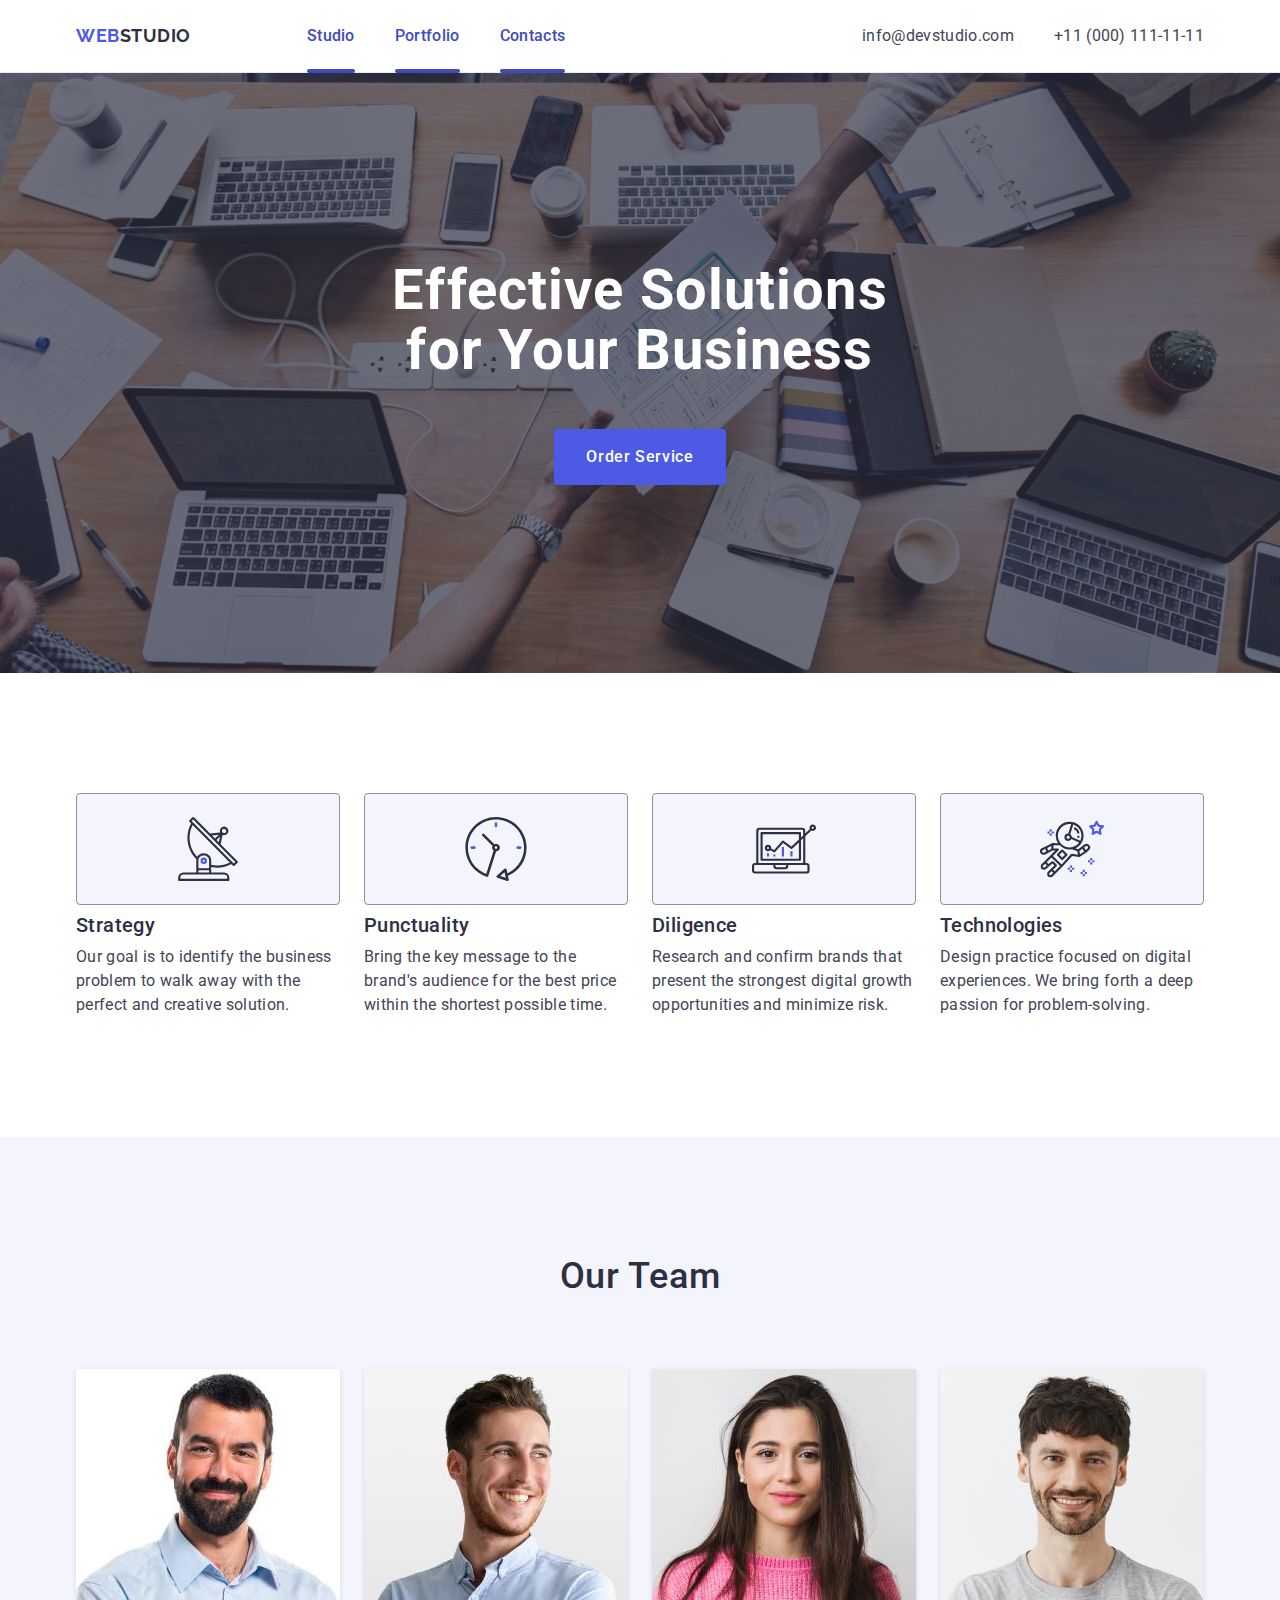
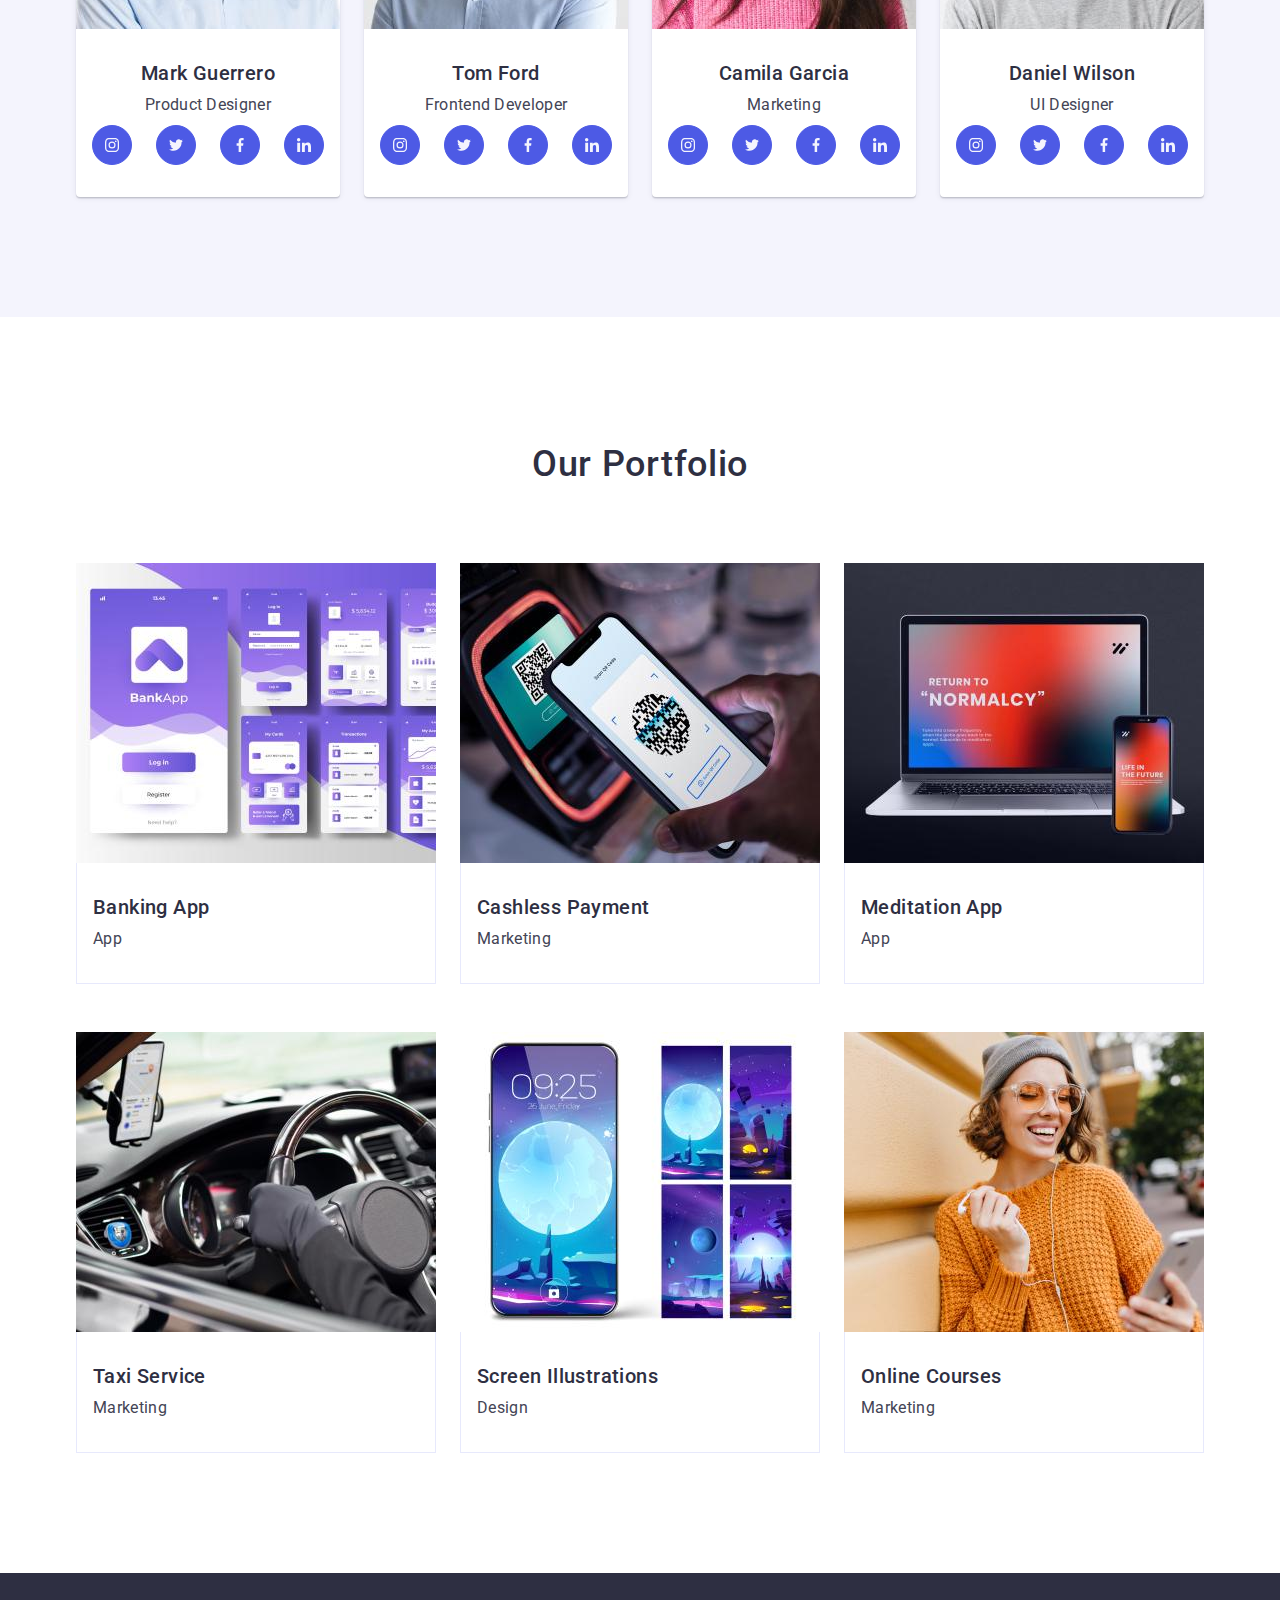
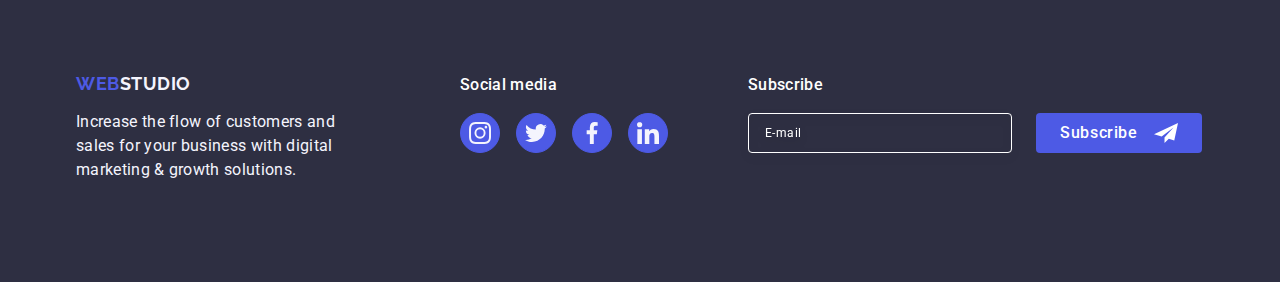
<file: index.html>
<!DOCTYPE html>
<html lang="en">

<head>
    <meta charset="UTF-8">
    <meta name="viewport" content="width=device-width, initial-scale=1.0">
    <title>Web Studio</title>

    <link rel="preconnect" href="https://fonts.googleapis.com">
    <link rel="preconnect" href="https://fonts.gstatic.com" crossorigin>
    <link href="https://fonts.googleapis.com/css2?family=Raleway:wght@700&family=Roboto:wght@400;500;700&display=swap"
        rel="stylesheet">

    <link rel="stylesheet" href="https://cdnjs.cloudflare.com/ajax/libs/modern-normalize/2.0.0/modern-normalize.min.css"/>

    <link rel="stylesheet" href="./css/styles.css"/>
</head>

<body>
    
<!--Header-->

    <header class="header">

        <div class="container header-container">

            <nav class="navigation">
                    
                 <a class="logo" href="./index.html">Web<span class="logo-accent">Studio</span></a>
            
                    <ul class="header-nav-menu">

                        <li><a class="nav-menu-item" href="./index.html">Studio</a></li>

                        <li><a class="nav-menu-item" href="">Portfolio</a></li>
                
                        <li><a class="nav-menu-item" href="">Contacts</a></li>

                    </ul>
                
            </nav>          
            
            <address class="contacts">
                <ul class="contacts-menu">
                    <li><a class="contacts-menu-item" href="mailto:info@devstudio.com">info@devstudio.com</a></li>
                    <li><a class="contacts-menu-item" href="tel:+110001111111">+11 (000) 111-11-11</a></li>
                </ul>     
            </address>

        </div>

    </header>

    <main>

<!-- Hero Section -->

        <section class="hero-section">

            <div class="container"> 

            <h1 class="hero-section-title">Effective Solutions for Your Business</h1>
            <button class="button-primary" type="button" data-modal-open>Order Service</button>
            
            </div>   

        </section>

<!-- Features Section -->

        <section class="section features-section">

        <div class="container">

            <h2 class="visually-hidden">Features</h2>

            <ul class="features-section-list">

                <li class="features-section-list-item">
                
                    <div class="features-section-container-icon">
                    
                        <svg width="64" height="64" class="features-section-icon">
                            <use href="./images/icons.svg#icon-antenna-1-1"></use>
                        </svg>
                
                    </div>

            <h3 class="features-section-subtitle">Strategy</h3>
                <p class="features-section-text">Our goal is to identify the business
                problem to walk away with the perfect and creative solution.</p>
                </li>

                <li class="features-section-list-item">

                    <div class="features-section-container-icon">
                    
                        <svg width="64" height="64" class="features-section-icon">
                            <use href="./images/icons.svg#icon-clock-1-1"></use>
                        </svg>
                    
                    </div>

            <h3 class="features-section-subtitle">Punctuality</h3>
                <p class="features-section-text">Bring the key message to the brand's audience for the best price within the shortest possible time.</p>
                </li>

                <li class="features-section-list-item">

                    <div class="features-section-container-icon">

                        <svg width="64" height="64" class="features-section-icon">
                            <use href="./images/icons.svg#icon-diagram-1-1"></use>
                        </svg>

                    </div>

            <h3 class="features-section-subtitle">Diligence</h3>
                <p class="features-section-text">Research and confirm brands that present the strongest digital growth opportunities and minimize risk.</p>
                </li>

                <li class="features-section-list-item">

                    <div class="features-section-container-icon">

                        <svg width="64" height="64" class="features-section-icon">
                            <use href="./images/icons.svg#icon-astronaut-1-1"></use>
                        </svg>

                    </div>

            <h3 class="features-section-subtitle">Technologies</h3>
                <p class="features-section-text">Design practice focused on digital experiences. We bring forth a deep passion for problem-solving.</p>
                </li>

            </ul>

        </div>

        </section>

<!-- Our Team Section -->

        <section class="section team-section">

            <div class="container">

            <h2 class="team-section-title">Our Team</h2>

            <ul class="team-section-list">

                <li class="team-section-list-item"> 
                    
                    <img src="./images/MarkGuerrero.jpg" alt="Mark Guerrero" width="264" height="260"/> 
                    
                    <div class="team-member">
                    <h3 class="team-section-list-subtitle">Mark Guerrero</h3>
                    <p class="team-section-list-text">Product Designer</p>

                            <ul class="team-section-socials-menu">

                                <li class="team-section-socials-item">
                                        <a class="team-section-socials-link" href="#" target="_blank">
                                            <svg class="team-section-socials-icon" width="16" height="16">
                                            <use href="./images/icons.svg#icon-instagram-2"></use>
                                            </svg>
                                        </a>
                                </li>

                                <li class="team-section-socials-item">
                                        <a class="team-section-socials-link" href="#" target="_blank">
                                            <svg class="team-section-socials-icon" width="16" height="16">
                                            <use href="./images/icons.svg#icon-twitter-1"></use>
                                            </svg>
                                        </a>
                                </li>

                                <li class="team-section-socials-item">
                                        <a class="team-section-socials-link" href="#" target="_blank">
                                            <svg class="team-section-socials-icon" width="16" height="16">
                                            <use href="./images/icons.svg#icon-facebook-1"></use>
                                            </svg>
                                        </a>
                                </li>

                                <li class="team-section-socials-item">
                                        <a class="team-section-socials-link" href="#" target="_blank">
                                            <svg class="team-section-socials-icon" width="16" height="16">
                                            <use href="./images/icons.svg#icon-linkedin-1"></use>
                                            </svg>
                                        </a>
                                </li>

                            </ul>

                    </div>
                </li>

                <li class="team-section-list-item">
                    
                    <img src="./images/TomFord.jpg" alt="Tom Ford" width="264" height="260"/>
                    
                        <div class="team-member">
                            <h3 class="team-section-list-subtitle">Tom Ford</h3>
                            <p class="team-section-list-text">Frontend Developer</p>
                                
                                    <ul class="team-section-socials-menu">
                                
                                        <li class="team-section-socials-item">
                                                <a class="team-section-socials-link" href="#" target="_blank">
                                                    <svg class="team-section-socials-icon" width="16" height="16">
                                                        <use href="./images/icons.svg#icon-instagram-2"></use>
                                                    </svg>
                                                </a>
                                        </li>
                                
                                        <li class="team-section-socials-item">
                                
                                                <a class="team-section-socials-link" href="#" target="_blank">
                                                    <svg class="team-section-socials-icon" width="16" height="16">
                                                        <use href="./images/icons.svg#icon-twitter-1"></use>
                                                    </svg>
                                                </a>
                                        </li>
                                
                                        <li class="team-section-socials-item">
                                                <a class="team-section-socials-link" href="#" target="_blank">
                                                    <svg class="team-section-socials-icon" width="16" height="16">
                                                        <use href="./images/icons.svg#icon-facebook-1"></use>
                                                    </svg>
                                                </a>
                                        </li>
                                
                                        <li class="team-section-socials-item">
                                                <a class="team-section-socials-link" href="#" target="_blank">
                                                    <svg class="team-section-socials-icon" width="16" height="16">
                                                        <use href="./images/icons.svg#icon-linkedin-1"></use>
                                                    </svg>
                                                </a>
                                        </li>
                                
                                    </ul>
                
                        </div>
                </li>

                <li class="team-section-list-item">
                    
                    <img src="./images/CamilaGarcia.jpg" alt="Camila Garcia" width="264" height="260"/>
                    
                        <div class="team-member">
                            <h3 class="team-section-list-subtitle">Camila Garcia</h3>
                            <p class="team-section-list-text">Marketing</p>
                            
                                <ul class="team-section-socials-menu">
                            
                                    <li class="team-section-socials-item">
                                            <a class="team-section-socials-link" href="#" target="_blank">
                                                <svg class="team-section-socials-icon" width="16" height="16">
                                                    <use href="./images/icons.svg#icon-instagram-2"></use>
                                                </svg>
                                            </a>
                                    </li>
                            
                                    <li class="team-section-socials-item">
                            
                                            <a class="team-section-socials-link" href="#" target="_blank">
                                                <svg class="team-section-socials-icon" width="16" height="16">
                                                    <use href="./images/icons.svg#icon-twitter-1"></use>
                                                </svg>
                                            </a>
                                    </li>
                            
                                    <li class="team-section-socials-item">
                                            <a class="team-section-socials-link" href="#" target="_blank">
                                                <svg class="team-section-socials-icon" width="16" height="16">
                                                    <use href="./images/icons.svg#icon-facebook-1"></use>
                                                </svg>
                                            </a>
                                    </li>
                            
                                    <li class="team-section-socials-item">
                                            <a class="team-section-socials-link" href="#" target="_blank">
                                                <svg class="team-section-socials-icon" width="16" height="16">
                                                    <use href="./images/icons.svg#icon-linkedin-1"></use>
                                                </svg>
                                            </a>
                                    </li>
                            
                                </ul>

                        </div>
                </li>

                <li class="team-section-list-item">
                    
                    <img src="./images/DanielWilson.jpg" alt="Daniel Wilson" width="264" height="260"/>
                        <div class="team-member">
                            <h3 class="team-section-list-subtitle">Daniel Wilson</h3>
                            <p class="team-section-list-text">UI Designer</p>
                            
                                <ul class="team-section-socials-menu">
                            
                                    <li class="team-section-socials-item">
                                            <a class="team-section-socials-link" href="#" target="_blank">
                                                <svg class="team-section-socials-icon" width="16" height="16">
                                                    <use href="./images/icons.svg#icon-instagram-2"></use>
                                                </svg>
                                            </a>
                                    </li>
                            
                                    <li class="team-section-socials-item">
                            
                                            <a class="team-section-socials-link" href="#" target="_blank">
                                                <svg class="team-section-socials-icon" width="16" height="16">
                                                    <use href="./images/icons.svg#icon-twitter-1"></use>
                                                </svg>
                                            </a>
                                    </li>
                            
                                    <li class="team-section-socials-item">
                                            <a class="team-section-socials-link" href="#" target="_blank">
                                                <svg class="team-section-socials-icon" width="16" height="16">
                                                    <use href="./images/icons.svg#icon-facebook-1"></use>
                                                </svg>
                                            </a>
                                    </li>
                            
                                    <li class="team-section-socials-item">
                                            <a class="team-section-socials-link" href="#" target="_blank">
                                                <svg class="team-section-socials-icon" width="16" height="16">
                                                    <use href="./images/icons.svg#icon-linkedin-1"></use>
                                                </svg>
                                            </a>
                                    </li>
                            
                                </ul>

                        </div>
                </li>

            </ul>

            </div>
        </section>

<!-- Our Portfolio Section -->

        <section class="section portfolio-section">

            <div class="container">

            <h2 class="portfolio-section-title">Our Portfolio</h2>

        <ul class="portfolio-section-list">
        
            <li class="portfolio-section-list-item">

                <div class="portfolio-image">

                    <img src="./images/bankingapp.jpg" alt="Banking App" width="360" height="300"/>
                
                    <p class="portfolio-overlay overlay-description">14 Stylish and User-Friendly App Design Concepts · Task Manager App · Calorie Tracker App · Exotic Fruit Ecommerce App ·
                    Cloud Storage App</p>

                </div>

                <div class="portfolio-section-list-item-description">
                <h3 class="portfolio-section-list-subtitle">Banking App</h3>
                <p class="portfolio-section-list-text">App</p>
                </div>

            </li>

            <li class="portfolio-section-list-item">

                <div class="portfolio-image">

                    <img src="./images/cashlesspayment.jpg" alt="Cashless Payment" width="360" height="300" />
                
                    <p class="portfolio-overlay overlay-description">14 Stylish and User-Friendly App Design Concepts · Task Manager App · Calorie Tracker
                        App · Exotic Fruit Ecommerce App ·
                        Cloud Storage App</p>

                </div>

                <div class="portfolio-section-list-item-description">
                <h3 class="portfolio-section-list-subtitle">Cashless Payment</h3>
                <p class="portfolio-section-list-text">Marketing</p>
                </div>

            </li>

            <li class="portfolio-section-list-item">

                <div class="portfolio-image">

                    <img src="./images/meditationapp.jpg" alt="Meditation App" width="360" height="300" />
                
                    <p class="portfolio-overlay overlay-description">14 Stylish and User-Friendly App Design Concepts · Task Manager App · Calorie Tracker
                        App · Exotic Fruit Ecommerce App ·
                        Cloud Storage App</p>

                </div>

                <div class="portfolio-section-list-item-description">
                <h3 class="portfolio-section-list-subtitle">Meditation App</h3>
                <p class="portfolio-section-list-text">App</p>
                </div>

            </li>

            <li class="portfolio-section-list-item">

                <div class="portfolio-image">

                    <img src="./images/taxiservice.jpg" alt="Taxi Service" width="360" height="300" />
            
                    <p class="portfolio-overlay overlay-description">14 Stylish and User-Friendly App Design Concepts · Task Manager App · Calorie Tracker
                        App · Exotic Fruit Ecommerce App ·
                        Cloud Storage App</p>

                </div>

                <div class="portfolio-section-list-item-description">
                <h3 class="portfolio-section-list-subtitle">Taxi Service</h3>
                <p class="portfolio-section-list-text">Marketing</p>
                </div>

            </li>

            <li class="portfolio-section-list-item">

                <div class="portfolio-image">

                <img src="./images/screenillustrations.jpg" alt="Screen Illustrations" width="360" height="300" />
                
                    <p class="portfolio-overlay overlay-description">14 Stylish and User-Friendly App Design Concepts · Task Manager App · Calorie Tracker
                        App · Exotic Fruit Ecommerce App ·
                        Cloud Storage App</p>

                </div>

                <div class="portfolio-section-list-item-description">
                <h3 class="portfolio-section-list-subtitle">Screen Illustrations</h3>
                <p class="portfolio-section-list-text">Design</p>
                </div>

            </li>

            <li class="portfolio-section-list-item">

                <div class="portfolio-image">

                    <img src="./images/onlinecources.jpg" alt="Online Courses" width="360" height="300" />
            
                    <p class="portfolio-overlay overlay-description">14 Stylish and User-Friendly App Design Concepts · Task Manager App · Calorie Tracker
                        App · Exotic Fruit Ecommerce App ·
                        Cloud Storage App</p>

                </div>

                <div class="portfolio-section-list-item-description">
                <h3 class="portfolio-section-list-subtitle">Online Courses</h3>
                <p class="portfolio-section-list-text">Marketing</p>
                </div>

            </li>

        </ul>

            </div>
        </section>

    </main>

<!--Footer-->

    <footer class="footer">

        <div class="footer-container"> 

            <div class="footer-logo-text">
                <a class="logo-footer" href="./index.html">Web<span class="logo-footer-accent">Studio</span></a>

                <p class="footer-text">Increase the flow of customers and sales for your business with digital marketing & growth solutions.</p>
            </div>

            <div class="footer-socials">
                    <p class="footer-social-media">Social media</p>

                        <ul class="footer-section-socials-menu">

                            <li class="footer-section-socials-item">

                                    <a class="footer-section-socials-link" href="#" target="_blank">
                                        <svg width="24" height="24" class="footer-section-icon">
                                            <use href="./images/icons.svg#icon-instagram-2"></use>
                                        </svg>
                                    </a>
                            </li>

                            <li class="footer-section-socials-item">

                                    <a class="footer-section-socials-link" href="#" target="_blank">
                                        <svg width="24" height="24" class="footer-section-icon">
                                            <use href="./images/icons.svg#icon-twitter-1"></use>
                                        </svg>
                                    </a>
                            </li>

                            <li class="footer-section-socials-item">
                                    <a class="footer-section-socials-link" href="#" target="_blank">
                                        <svg width="24" height="24" class="footer-section-icon">
                                            <use href="./images/icons.svg#icon-facebook-1"></use>
                                        </svg>
                                    </a>
                            </li>

                            <li class="footer-section-socials-item">
                                    <a class="footer-section-socials-link" href="#" target="_blank">
                                        <svg width="24" height="24" class="footer-section-icon">
                                            <use href="./images/icons.svg#icon-linkedin-1"></use>
                                        </svg>
                                    </a>
                            </li>

                        </ul>


            </div>

            <div class="footer-subscribe">
                <p class="footer-subscribe-title">Subscribe</p>

                <form class="subscribe-form">

                    <label class="subscribe-label" for="subscribe-user-email">
                    <input class="subscribe-input" id="subscribe-user-email" type="email" name="subscribe-user-email" placeholder="E-mail">
                    
                    </label>

                    <button class="button-subsrcibe" type="submit">Subscribe

                        <svg class="button-subsrcibe-icon" width="24" height="24">

                        <use href="./images/icons.svg#icon-subscribe"></use>

                        </svg>

                    </button>

                </form>

            </div>

        </div>

    </footer>

<!--Modal-->

    <div class="backdrop is-hidden" data-modal>

        <div class="modal">

            <button class="modal-close" type="button" data-modal-close>

                    <svg class="close-button-icon" width="8" height="8">
                        <use href="./images/icons.svg#icon-close-black"></use>
                    </svg>
            
            </button>

            <p class="modal-title">Leave your contacts and we will call you back</p>
            
            <form name="contact-form">

                <div class="modal-field">

                    <label class="modal-label" for="user-name">Name</label>

                    <div class="modal-input-wrap">

                        <input class="modal-input" id="user-name" type="text" name="user-name">
                    
                        <svg class="modal-input-icon" width="18" height="24">
                            <use href="./images/icons.svg#icon-person-black"></use>
                        </svg>
                    
                    </div>

                </div>

                <div class="modal-field">   

                    <label class="modal-label" for="user-phone">Phone</label>

                    <div class="modal-input-wrap">

                        <input class="modal-input" id="user-phone" type="tel" name="user-phone">

                        <svg class="modal-input-icon" width="18" height="24">
                            <use href="./images/icons.svg#icon-phone-black"></use>
                        </svg>

                    </div>

                </div>

                <div class="modal-field">

                    <label class="modal-label" for="user-email">Email</label>
                    
                    <div class="modal-input-wrap">
                    <input class="modal-input" id="user-email" type="email" name="user-email">

                    <svg class="modal-input-icon" width="18" height="24">
                        <use href="./images/icons.svg#icon-email-black"></use>
                    </svg>
                    </div>

                </div>

                <div class="modal-textarea-field">

                    <label class="modal-label" for="user-comment">Comment</label>
                    <textarea class="modal-textarea" name="user-comment" id="user-comment" placeholder="Text input"></textarea>
                
                </div>

                <div class="modal-checkbox">

                    <input class="modal-checkbox-input visually-hidden" id="user-privacy" type="checkbox" name="user-privacy" value="true">
                    
                    <label class="modal-checkbox-label" for="user-privacy">
                        
                        <span class="modal-checkbox-check">
                        
                            <svg class="modal-checkbox-icon" width="10" height="8">
                        
                                <use href="./images/icons.svg#icon-click"> </use>
                        
                            </svg>
                        </span>
                        
                        I accept the terms and conditions of the <a class="privacy-policy-link" href="#" target="_blank">Privacy Policy</a>
                    

                    </label>

                </div>

                <button type="submit" class="modal-button-primary">Send</button>
                
            </form>

        </div>

    </div>

</body>
</html>
</file>
<file: css/styles.css>
:root {
    --c-brand: #4D5AE5;
    --c-brand-pressed: #404BBF;
    --c-primary-dark: #2E2F42;
    --c-primary-light: #FFF;
    --c-primary-text: #434455;
    --c-background-dark: #2E2F42;
    --c-background-light: #F4F4FD;
    --c-background-white: #FFF;
    --c-cornflower: #E7E9FC;
    --c-additional-border: #8E8F99;
    --c-footer-accent: #31D0AA;
    --c--navy-blue-modal: rgba(46, 47, 66, 0.40);
}

/*Base*/

*,
*::before,
*::after {
    box-sizing: border-box;
}

body {
    font-family: "Roboto", sans-serif;
    color: var(--c-primary-text);
    background-color: var(--c-background-white);
}

a {
    text-decoration: none;
    color: var(--c-primary-text);
}

ul {
    list-style-type: none;
    margin: 0;
    padding-left: 0;}

h1,h2,h3,h4, h5, h6, p {
    margin: 0;
}

img {
    display: block;
    max-width: 100%;
    height: auto;
}

.container {
    max-width: 1158px;
    padding: 0 15px;
    margin: 0 auto;
}

.section {
    padding: 120px;
}

.visually-hidden {
    position: absolute;
    width: 1px;
    height: 1px;
    margin: -1px;
    border: 0;
    padding: 0;
    white-space: nowrap;
    clip-path: inset(100%);
    clip: rect(0 0 0 0);
    overflow: hidden;
}

/*Header*/

.header {
    border-bottom: 1px solid #e7e9fc;
    box-shadow: 0px 2px 1px rgba(46, 47, 66, 0.08),
        0px 1px 1px rgba(46, 47, 66, 0.16),
        0px 1px 6px rgba(46, 47, 66, 0.08);
}

.header-container {
    display: flex;
    justify-content: space-between;
    align-items: center;
    gap: 40px;
}

.navigation {
    display: flex;
    align-items: center;
    gap: 40px;
}

.header-nav-menu {
    display: flex;
    align-items: center;
    flex-grow: 1;
    gap: 40px;
    padding: 24 0;
}

.nav-menu-item {
    display: inline-block;
    padding: 24px 0;
    color: var(--c-primary-dark);
    font-size: 16px;
    font-weight: 500;
    line-height: 1.5em;
    letter-spacing: 0.02em;
    cursor: pointer;
    align-items: center;
    position: relative;
    color: #404bbf;
    transition: color 250ms cubic-bezier(0.4, 0, 0.2, 1);
}

.nav-menu-item:hover,
.nav-menu-item:focus {
    color: var(--c-brand-pressed);
    text-decoration: underline;
}

.nav-menu-item::after {
    position: absolute;
    content: '';
    left: 0;
    bottom: -1px;
    height: 4px;
    width: 100%;
    background-color: #404bbf;
    border-radius: 2px;
}

.contacts {
    color: var(--c-primary-dark);
    font-size: 16px;
    font-style: normal;
    font-weight: 400;
    line-height: 1.5em;
    letter-spacing: 0.02em;
}

.contacts-menu {
    display: flex;
    align-items: center;
    gap: 40px;
    flex-grow: 1;
    padding: 24 0;
}

.contacts-menu-item {
transition: color 250ms cubic-bezier(0.4, 0, 0.2, 1);
}

.contacts-menu-item:hover,
.contacts-menu-item:focus {
    color: var(--c-brand-pressed);
}

.logo {
    display: block;
    color: var(--c-brand);
    font-family: Raleway, sans-serif;
    font-size: 18px;
    font-weight: 700;
    line-height: 1.17em;
    letter-spacing: 0.03em;
    text-transform: uppercase;
    margin-right: 76px;
}

.logo .logo-accent {
    color: var(--c-primary-dark);
}

button {
    font-family: inherit;
}

/*Hero Section*/

.hero-section {
    background-color: var(--c-background-dark);
    background-image: linear-gradient(rgba(46, 47, 66, 0.7),
        rgba(46, 47, 66, 0.7)),
    url('../images/bckgrimg-people-office.jpg');
    background-repeat: no-repeat;
    background-position: center;
    background-size: cover;
    max-width: 1440px;
    padding: 188px 0;
}

.hero-section-title {
    max-width: 496px;
    color: var(--c-primary-light);
    font-size: 56px;
    font-weight: 700;
    line-height: 1.07em;
    letter-spacing: 0.02em;
    text-align: center;
    margin: 0 auto 48px;
}

.button-primary {
    display: block;
    min-width: 169px;
    background-color: var(--c-brand);
    color: var(--c-primary-light);
    font-size: 16px;
    font-weight: 500;
    line-height: 1.5em;
    letter-spacing: 0.04em;
    cursor: pointer;
    padding: 16px 32px;
    border-radius: 4px;
    border-style: none;
    margin: 0 auto;
    transition: background-color 250ms cubic-bezier(0.4, 0, 0.2, 1);
}

.button-primary:hover,
.button-primary:focus {
    background-color: var(--c-brand-pressed);
}

/*Features Section*/

.features-section {
    background-color: var(--c-background-white);
    padding: 120px 0;
}

.features-section-list {
    display: flex;
    gap: 24px;
}
.features-section-container-icon {
    display: flex;
    align-items: center;
    justify-content: center;
    border: 1px solid var(--c-additional-border);
    background-color: var(--c-background-light);
    border-radius: 4px;
    width: 264px;
    height: 112px;
    margin-bottom: 8px;
    position: relative;
    padding: 24px 100px;
}

.features-section-icon {
    position: absolute;
    top: 50%;
    left: 50%;
    transform: translate(-50%, -50%);
}

.features-section-list-item {
    flex-basis: calc((100%-72px)/4);
}

.features-section-subtitle {
    color: var(--c-primary-dark);
    font-size: 20px;
    font-weight: 500;
    line-height: 1.2em;
    letter-spacing: 0.02em;
    margin-bottom: 8px;
}

.features-section-text {
    color: var(--c-primary-text);
    font-size: 16px;
    line-height: 1.5em;
    letter-spacing: 0.02em 
}

/*Our Team Section*/

.team-section {
    background-color: var(--c-background-light);
    padding: 120px 0;
}

.team-section-title {
    color: var(--c-primary-dark);
    font-size: 36px;
    font-weight: 500;
    line-height: 1.11em;
    letter-spacing: 0.02em;
    text-transform: capitalize;
    text-align: center;
    margin-bottom: 72px;
}

.team-section-list {
    display: flex;
    gap: 24px;
}

.team-section-list-item {
    background-color: var(--c-background-white);
    flex-basis: calc((100%-72px)/4);
    border-radius: 0 0 4px 4px;
    text-align: center;
    box-shadow: 0px 2px 1px 0px rgba(46, 47, 66, 0.08), 0px 1px 1px 0px rgba(46, 47, 66, 0.16), 0px 1px 6px 0px rgba(46, 47, 66, 0.08);
}

.team-member {
    padding: 32px 0;
}

.team-section-list-subtitle {
    color: var(--c-primary-dark);
    font-weight: 500;
    font-size: 20px;
    line-height: 1.2em;
    letter-spacing: 0.02em;
    text-align: center;
    margin-bottom: 8px;
}

.team-section-list-text {
    color: var(--c-primary-text);
    font-size: 16px;
    line-height: 1.5em;
    letter-spacing: 0.02em;
    text-align: center;
    margin-bottom: 8px;
}

.team-section-socials-menu {
    display: flex;
    gap: 24px;
    justify-content: center;
    align-items: center;
}

.team-section-socials-item {
    width: 40px;
    height: 40px;
}

.team-section-socials-link {
    display: flex;
    justify-content: center;
    align-items: center;
    border: 1px solid var(--c-brand);
    border-radius: 50%;
    background-color: var(--c-brand);
    width: 100%;
    height: 100%;
    padding: 12px 12px;
    transition: background-color 250ms cubic-bezier(0.4, 0, 0.2, 1);
}

.team-section-socials-link:hover, .team-section-socials-link:focus {
    background-color: var(--c-brand-pressed);
}

.team-section-socials-icon {
    fill: var(--c-background-light);
}

/*Our Portfolio Section*/

.portfolio-section {
    background-color: var(--c-background-white);
    padding: 120px 0;
}

.portfolio-section-title {
    color: var(--c-primary-dark);
    font-size: 36px;
    font-weight: 500;
    line-height: 1.5em;
    letter-spacing: 0.02em;
    text-transform: capitalize;
    text-align: center;
    margin-bottom: 72px;
}

.portfolio-section-list {
    display: flex;
    gap: 24px;
    flex-wrap: wrap;
    row-gap: 48px;
}

.portfolio-section-list-item {
    background-color: var(--c-background-white);
    flex-basis: calc((100% - 48px) / 3);
    transition: box-shadow 250ms cubic-bezier(0.4, 0, 0.2, 1);
}

.portfolio-section-list-item:hover {
    box-shadow: 0px 1px 6px rgba(46, 47, 66, 0.08), 0px 1px 1px rgba(46, 47, 66, 0.16), 0px 2px 1px rgba(46, 47, 66, 0.08);
    transform: translateY(0%);
}

.portfolio-section-list-item-description {
    padding: 32px 16px;
    border: 1px solid #e7e9fc;
    border-top: none;
}

.portfolio-section-list-subtitle {
    color: var(--c-primary-dark);
    font-size: 20px;
    font-weight: 500;
    line-height: 1.2em;
    letter-spacing: 0.02em;
    margin-bottom: 8px;
}

.portfolio-section-list-text {
    color: var(--c-primary-text);
    font-size: 16px;
    line-height: 1.5em;
    letter-spacing: 0.02em;
}

.portfolio-image {
    position: relative;
    overflow: hidden;
}

.portfolio-overlay {
    background-color: var(--c-brand);
    color: var(--c-background-light);
    position: absolute;
    inset: 0;
    transform: translateY(100%);
    transition: transform 250ms cubic-bezier(0.4, 0, 0.2, 1);
}

.portfolio-section-list-item:hover .portfolio-overlay {
    transform: translateY(0%);
}

.overlay-description {
    color: var(--c-background-light);
    font-size: 16px;
    line-height: 1.5;
    letter-spacing: 0.02em;
    padding: 40px 32px;
}

/*Footer*/

.footer {
    background-color: var(--c-background-dark);
    padding: 100px 0;
}

.footer-container {
    max-width: 1158px;
    padding: 0 15px;
    margin: 0 auto;
    display: flex;
    align-items: baseline;
}

.footer-logo-text {
    margin-right: 120px;
}

.logo-footer {
    display: inline-block;
    color: var(--c-brand);
    font-family: Raleway, sans-serif;
    font-size: 18px;
    font-weight: 700;
    line-height: 1.17em;
    letter-spacing: 0.03em;
    text-transform: uppercase;
    margin-bottom: 16px;
}

.logo-footer .logo-footer-accent {
    color: var(--c-background-light);
}

.footer-text {
    color: var(--c-background-light);
    font-size: 16px;
    line-height: 1.5em;
    letter-spacing: 0.02em;
    max-width: 264px;
}

.footer-socials {
    margin-right: 80px;
}

.footer-social-media {
    color: var(--c-background-white);
    font-size: 16px;
    font-weight: 500;
    line-height: 1.5;
    letter-spacing: 0.02em;
    margin-bottom: 16px;
}

.footer-section-socials-menu {
    display: flex;
    gap: 16px;
    justify-content: space-between;
    align-items: center;
    max-width: 208px;
}

.footer-section-socials-item {
    width: 40px;
    height: 40px;
}

.footer-section-socials-link {
    display: flex;
    justify-content: center;
    align-items: center;
    border: 1px solid var(--c-brand);
    border-radius: 50%;
    background-color: var(--c-brand);
    width: 100%;
    height: 100%;
    padding: 8px 8px;
    transition: background-color 250ms cubic-bezier(0.4, 0, 0.2, 1);
}

.footer-section-socials-link:hover, .footer-section-socials-link:focus {
    background-color: var(--c-footer-accent);
}

.footer-section-icon {
fill: var(--c-background-light);
}


.footer-subscribe-title {
    color: var(--c-background-white);
    font-size: 16px;
    font-weight: 500;
    line-height: 1.5;
    letter-spacing: 0.02em;
    margin-bottom: 16px;
}

.subscribe-form {
    display: flex;
    gap: 24px;
}

.subscribe-input {
    width: 264px;
    height: 40px;
    border: 1px solid var(--c-background-white);
    background-color: transparent;
    border-radius: 4px;
    padding: 8px 16px;
    color: var(--c-background-white);
    font-size: 12px;
    line-height: 1.5;
    letter-spacing: 0.04em;
    filter: drop-shadow(0px 4px 4px rgba(0, 0, 0, 0.15));
}

.subscribe-input::placeholder {

    color: var(--c-background-white);
    font-size: 12px;
    line-height: 1.5;
    letter-spacing: 0.04em;
}

.button-subsrcibe {
    min-width: 165px;
    height: 40px;
    background-color: var(--c-brand);
    color: var(--c-background-white);
    font-size: 16px;
    font-weight: 500;
    line-height: 1.5em;
    letter-spacing: 0.04em;
    cursor: pointer;
    padding: 8px 24px;
    border-radius: 4px;
    border-style: none;
    display: flex;
    justify-content: center;
    align-items: center;
    font-family: "Roboto", sans-serif;
}

.button-subsrcibe-icon {
    margin-left: 16px;
    fill: var(--c-background-white);
}

/*Modal*/

.backdrop {
    position: fixed;
    inset: 0;
    padding: 20px;
    background-color: var(--c--navy-blue-modal);
    display: flex;
    justify-content: center;
    align-items: center;
    opacity: 1;
    visibility: visible;
    transition: opacity 250ms cubic-bezier(0.4, 0, 0.2, 1), visibility 250ms cubic-bezier(0.4, 0, 0.2, 1);
}

.is-hidden {
    opacity: 0;
    visibility: hidden;
    pointer-events: none;
}

.is-open {
    opacity: 1;
    visibility: visible;
    pointer-events: auto;
}

.modal {
    position: absolute;
    top: 50%;
    left: 50%;
    transform: translate(-50%, -50%) scale(1);
    border-radius: 4px;
    background: #FCFCFC;
    width: 100%;
    max-width: 408px;
    height: 100%;
    min-height: 584px;
    overflow-y: auto;
    padding: 72px 24px 24px;
    box-shadow: 0px 1px 1px rgba(0, 0, 0, 0.14), 0px 1px 3px rgba(0, 0, 0, 0.12), 0px 2px 1px rgba(0, 0, 0, 0.2);
    transition: transform 250ms cubic-bezier(0.4, 0, 0.2, 1);
}

.modal-close {
    position: absolute;
    top: 24px;
    right: 24px;
    border-radius: 50%;
    padding: 8px;
    border: 1px solid rgba(0, 0, 0, 0.10);
    width: 24px;
    height: 24px;
    display: flex;
    justify-content: center;
    align-items: center;
    background-color: var(--c-cornflower);
    transition: background-color 250ms cubic-bezier(0.4, 0, 0.2, 1), border 250ms cubic-bezier(0.4, 0, 0.2, 1);
    cursor: pointer;
    margin-bottom: 24px;
    padding: 0;
}

.modal-close:hover {
    background-color: #404bbf;
    border: none;
}

.modal-close:focus {
    background-color: #404bbf;
    border: none;
}

.close-button-icon {
    display: flex;
    justify-content: center;
    align-items: center;
    fill: var(--c-background-dark);
    transition: fill 250ms cubic-bezier(0.4, 0, 0.2, 1);
}

.modal-close:hover .close-button-icon {
    fill: #ffffff;
}

.modal-close:focus .close-button-icon {
    fill: #ffffff;
}

.modal-title {
    color: var(--c-primary-dark);
    text-align: center;
    font-size: 16px;
    font-weight: 500;
    line-height: 1.5;
    letter-spacing: 0.02em;
    margin-bottom: 16px;
}

.modal-field {
    margin-bottom: 8px;
}

.modal-label {
    display: block;
    margin-bottom: 4px;
    color: var(--c-additional-border);
    font-size: 12px;
    line-height: 1.17;
    letter-spacing: 0.04em;
}

.modal-input {
    width: 100%;
    height: 40px;
    border: 1px solid var(--c--navy-blue-modal);
    border-radius: 4px;
    background-color: transparent;
    outline: transparent;
    padding: 8px 16px 8px 38px;
    transition: border-color 250ms cubic-bezier(0.4, 0, 0.2, 1);
}

.modal-input:focus {
    outline: none;
    border-color: #4D5AE5;
}

.modal-input-wrap {
    position: relative;
}

.modal-input-icon {
    position: absolute;
    left: 16px;
    top: 50%;
    transform: translateY(-50%);
    transition: fill 250ms cubic-bezier(0.4, 0, 0.2, 1);
}

.modal-input:focus + .modal-input-icon {
    fill: #4D5AE5;
}

.modal-textarea-field {
    margin-bottom: 16px;
}
.modal-textarea {
    min-height: 120px;
    width: 100%;
    border: 1px solid var(--c--navy-blue-modal);
    border-radius: 4px;
    background-color: transparent;
    outline: transparent;
    padding: 8px 16px;
    resize: none;
    color: var(--c--navy-blue-modal);
    font-size: 12px;
    line-height: 1.17;
    letter-spacing: 0.04em;
    transition: border-color 250ms cubic-bezier(0.4, 0, 0.2, 1);
}

.modal-textarea:focus {
    outline: none;
    border-color: #4D5AE5;
}

.modal-textarea::placeholder {

    font-family: "Roboto", sans-serif;
    color: var(--c--navy-blue-modal);
    font-size: 12px;
    font-weight: 400;
    line-height: 1.16;
    letter-spacing: 0.02em;
}

.modal-checkbox {
    margin-bottom: 24px;
    display: flex;
    align-items: center;
    gap: 8px;
}

.modal-checkbox-label {
    color: var(--c-additional-border);
    font-size: 12px;
    line-height: 1.17;
    letter-spacing: 0.04em;
}

.privacy-policy-link {
    color: var(--c-brand);
    text-decoration: underline;
    font-size: 12px;
    line-height: 1.16;
    letter-spacing: 0.04em;
}

.modal-checkbox-check {
    display: inline-flex;
    align-items: center;
    justify-content: center;
    fill: transparent;
    width: 16px;
    height: 16px;
    border: 1px solid var(--c--navy-blue-modal);
    border-radius: 2px;
    transition: background-color 250ms cubic-bezier(0.4, 0, 0.2, 1),
        border 250ms cubic-bezier(0.4, 0, 0.2, 1),
        fill 250ms cubic-bezier(0.4, 0, 0.2, 1);
}

.modal-checkbox-icon {
    fill: #FFF;
}

.modal-checkbox-input:checked + .modal-checkbox-label .modal-checkbox-check {
    border: none;
    background-color: var(--c-brand-pressed);
    fill: var(--c-background-light);
}

.modal-button-primary {
    display: block;
    min-width: 169px;
    background-color: var(--c-brand);
    color: var(--c-primary-light);
    font-size: 16px;
    font-weight: 500;
    line-height: 1.5em;
    letter-spacing: 0.04em;
    cursor: pointer;
    padding: 16px 32px;
    border-radius: 4px;
    border-style: none;
    margin: 0 auto;
    transition: background-color 250ms cubic-bezier(0.4, 0, 0.2, 1);
}
</file>
